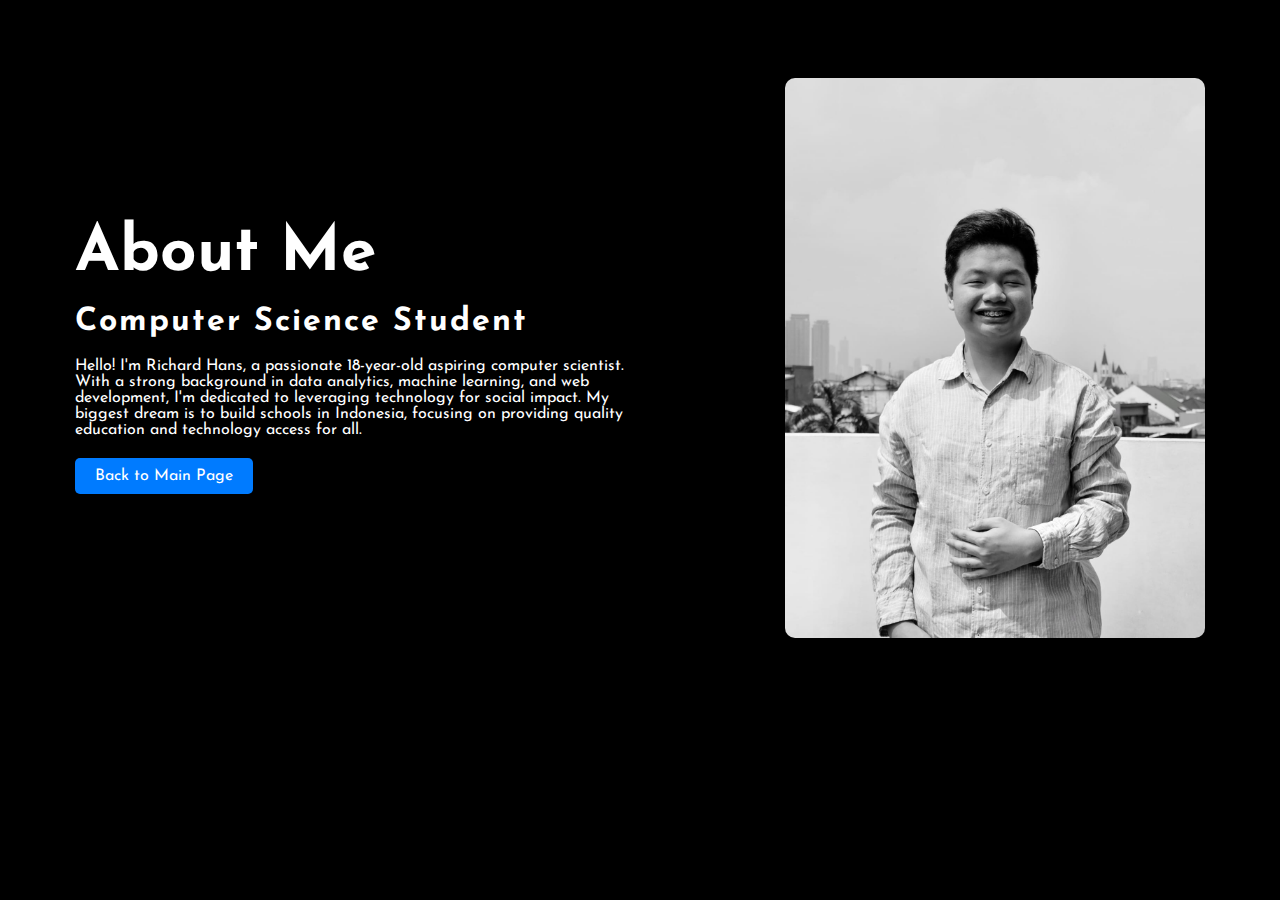
<file: about.html>
<!DOCTYPE html>
<html lang="en">
<head>
    <link rel="stylesheet" href="about.css">
    <title>About Me</title>
    <link rel="preconnect" href="https://fonts.googleapis.com">
    <link rel="preconnect" href="https://fonts.gstatic.com" crossorigin>
    <link href="https://fonts.googleapis.com/css2?family=Josefin+Sans:wght@100;400;600&display=swap" rel="stylesheet">
</head>
<body>
    <section class="about">
        <div class="main">
            <div class="about-text">
                <h1>About Me</h1>
                <h5>Computer Science Student</h5>
                <p>Hello! I'm Richard Hans, a passionate 18-year-old aspiring computer scientist.
                    With a strong background in data analytics, machine learning, and web development, 
                    I'm dedicated to leveraging technology for social impact. My biggest dream is to build schools in Indonesia, 
                    focusing on providing quality education and technology access for all.
                </p>
                <a href="index.html" class="back-button">Back to Main Page</a>
            </div>
            <img src="WhatsApp Image 2024-10-04 at 16.13.11.jpeg" alt="Richard Hans">
        </div>
    </section>
</body>
</html>
</file>
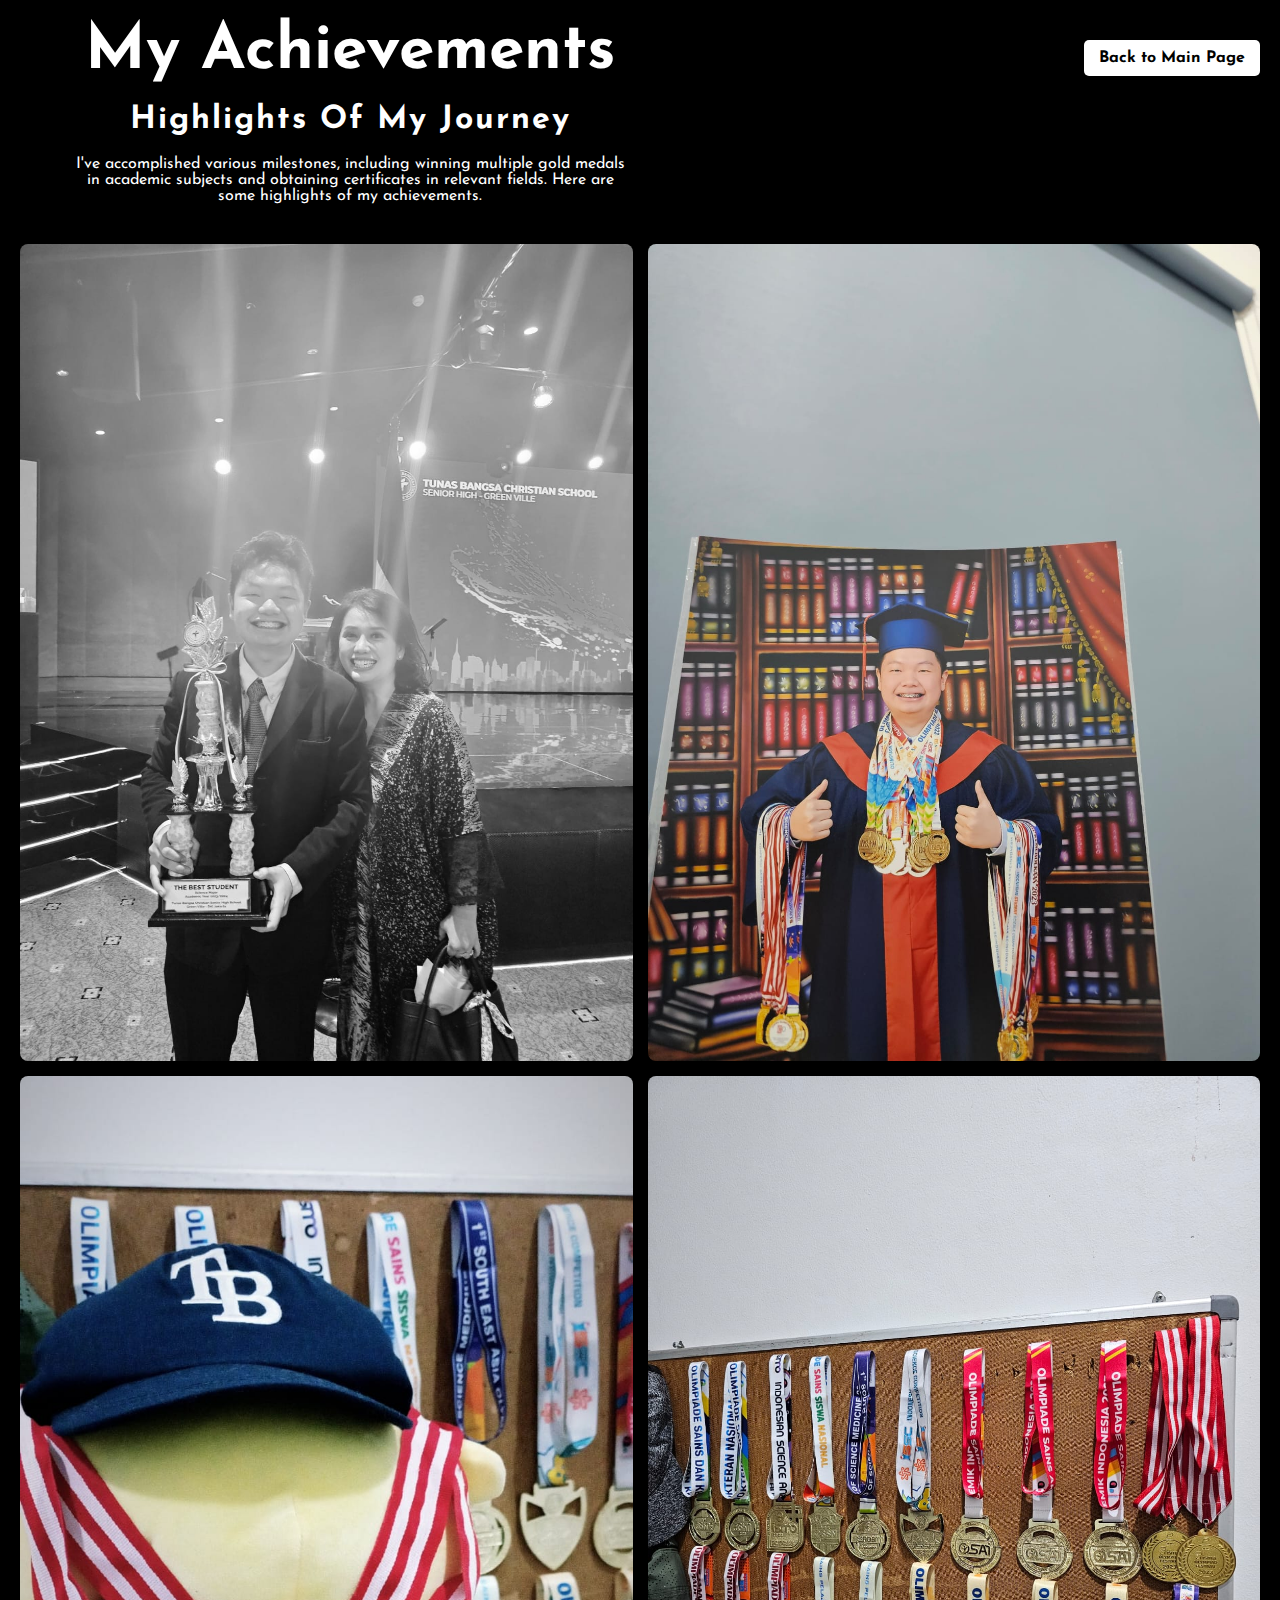
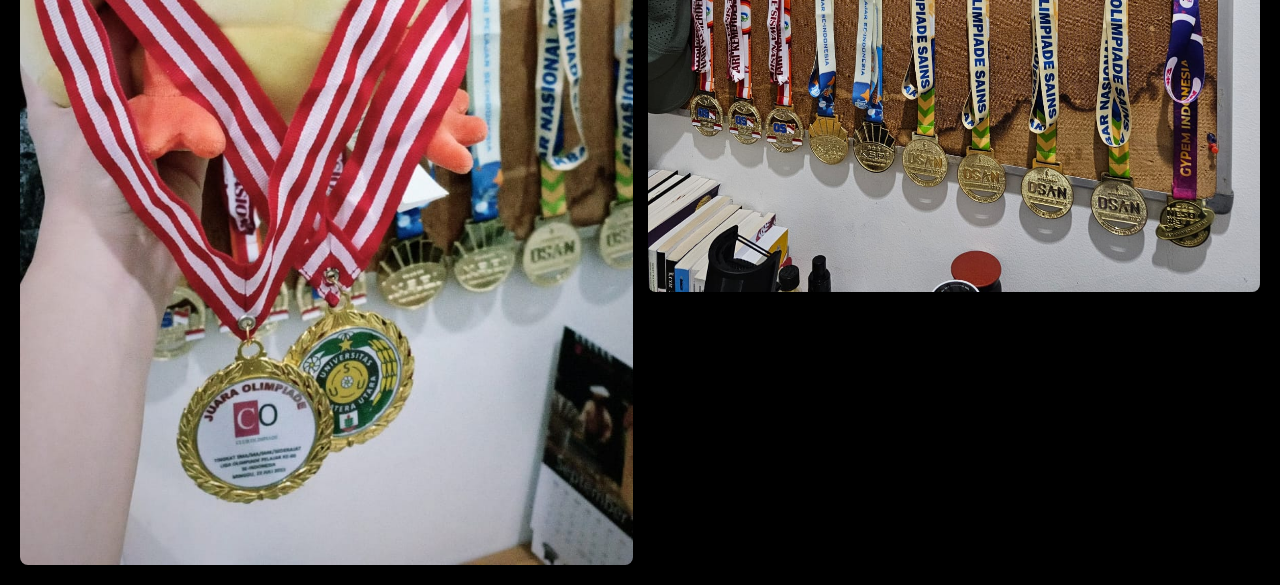
<file: achievements.html>
<!DOCTYPE html>
<html lang="en">
<head>
    <link rel="stylesheet" href="about.css">
    <title>My Achievements</title>
    <link rel="preconnect" href="https://fonts.googleapis.com">
    <link rel="preconnect" href="https://fonts.gstatic.com" crossorigin>
    <link href="https://fonts.googleapis.com/css2?family=Josefin+Sans:wght@100;400;600&display=swap" rel="stylesheet">
    <style>
        body {
            margin: 0;
            padding: 0;
            font-family: 'Josefin Sans', sans-serif;
            background-color: black; /* Set the background color to black */
            color: white; /* Set the text color to white for better readability */
        }
        .about {
            padding: 20px;
            text-align: center; /* Center text in the section */
        }
        .main {
            text-align: center; /* Center text */
            margin-bottom: 20px; /* Space below the text */
        }
        .about-text {
            margin-bottom: 20px; /* Space between text and images */
        }
        .image-gallery {
            display: grid;
            grid-template-columns: repeat(2, 1fr); /* 2 columns */
            gap: 15px;
            margin-top: 20px;
        }
        .image-gallery img {
            width: 100%;
            height: auto;
            border-radius: 8px; /* Optional: to make images rounded */
        }
        .back-button {
            position: absolute;
            top: 20px;
            right: 20px;
            background: white;
            color: black;
            padding: 10px 15px;
            border-radius: 5px;
            text-decoration: none;
            font-weight: bold;
            transition: background 0.3s;
        }
        .back-button:hover {
            background: lightgrey; /* Optional hover effect */
        }
    </style>
</head>
<body>
    <section class="about">
        <a href="index.html" class="back-button">Back to Main Page</a> <!-- Moved to top right corner -->
        <div class="main">
            <div class="about-text">
                <h1>My Achievements</h1>
                <h5>Highlights of My Journey</h5>
                <p>I've accomplished various milestones, including winning multiple gold medals in academic subjects and obtaining certificates in relevant fields. Here are some highlights of my achievements.
                </p>
            </div>
        </div>
        <div class="image-gallery">
            <img src="WhatsApp Image 2024-10-04 at 16.59.39.jpeg" alt="Achievement 1">
            <img src="WhatsApp Image 2024-10-04 at 17.03.03.jpeg" alt="Achievement 2">
            <img src="WhatsApp Image 2024-10-04 at 17.05.07.jpeg" alt="Achievement 3">
            <img src="WhatsApp Image 2024-10-04 at 16.59.40.jpeg" alt="Achievement 4">
        </div>
    </section>
</body>
</html>
</file>
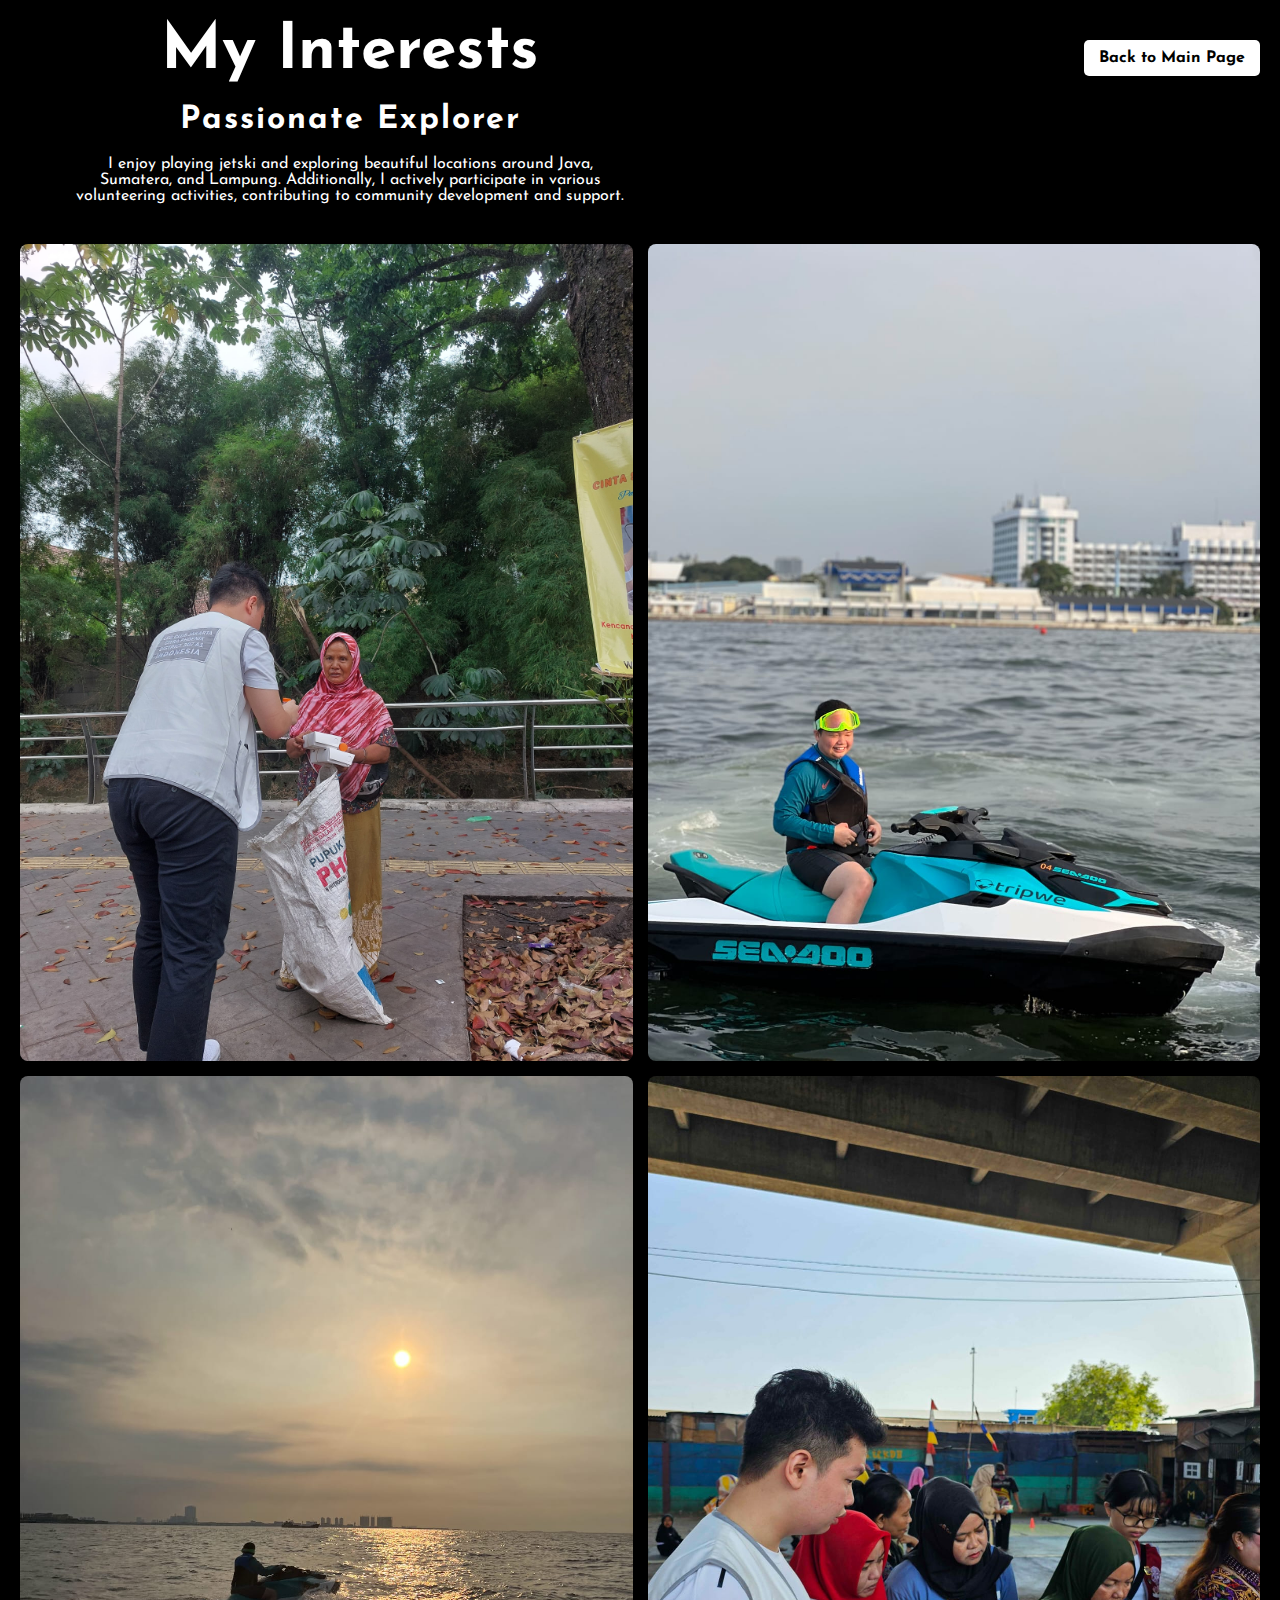
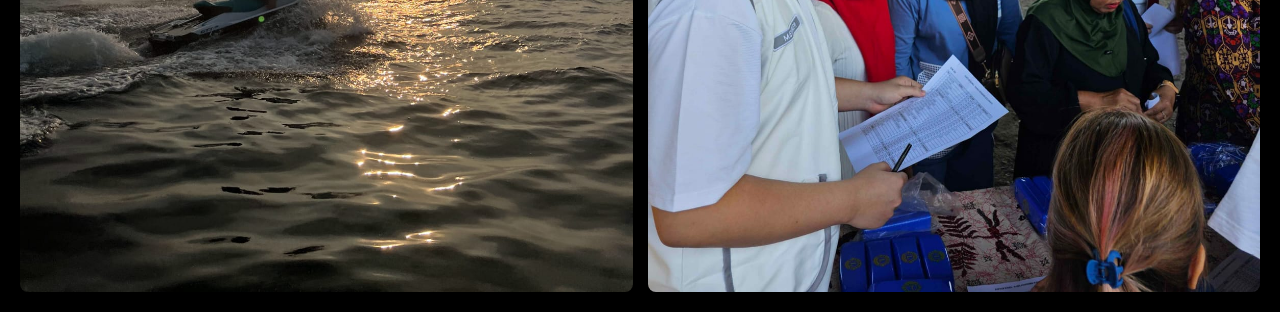
<file: interest.html>
<!DOCTYPE html>
<html lang="en">
<head>
    <link rel="stylesheet" href="about.css">
    <title>My Interests</title>
    <link rel="preconnect" href="https://fonts.googleapis.com">
    <link rel="preconnect" href="https://fonts.gstatic.com" crossorigin>
    <link href="https://fonts.googleapis.com/css2?family=Josefin+Sans:wght@100;400;600&display=swap" rel="stylesheet">
    <style>
        body {
            margin: 0;
            padding: 0;
            font-family: 'Josefin Sans', sans-serif;
            background-color: black; /* Set the background color to black */
            color: white; /* Set the text color to white for better readability */
        }
        .about {
            padding: 20px;
            text-align: center; /* Center text in the section */
        }
        .main {
            text-align: center; /* Center text */
            margin-bottom: 20px; /* Space below the text */
        }
        .about-text {
            margin-bottom: 20px; /* Space between text and images */
        }
        .image-gallery {
            display: grid;
            grid-template-columns: repeat(2, 1fr); /* 2 columns */
            gap: 15px;
            margin-top: 20px;
        }
        .image-gallery img {
            width: 100%;
            height: auto;
            border-radius: 8px; /* Optional: to make images rounded */
        }
        .back-button {
            position: absolute;
            top: 20px;
            right: 20px;
            background: white;
            color: black;
            padding: 10px 15px;
            border-radius: 5px;
            text-decoration: none;
            font-weight: bold;
            transition: background 0.3s;
        }
        .back-button:hover {
            background: lightgrey; /* Optional hover effect */
        }
    </style>
</head>
<body>
    <section class="about">
        <a href="index.html" class="back-button">Back to Main Page</a> <!-- Moved to top right corner -->
        <div class="main">
            <div class="about-text">
                <h1>My Interests</h1>
                <h5>Passionate Explorer</h5>
                <p>I enjoy playing jetski and exploring beautiful locations around Java, Sumatera, and Lampung. 
                    Additionally, I actively participate in various volunteering activities, contributing to community development and support.
                </p>
            </div>
        </div>
        <div class="image-gallery">
            <img src="WhatsApp Image 2024-10-04 at 16.42.42.jpeg" alt="Interest 1">
            <img src="WhatsApp Image 2024-10-04 at 16.42.43.jpeg" alt="Interest 2">
            <img src="WhatsApp Image 2024-10-04 at 16.42.42 (1).jpeg" alt="Interest 3">
            <img src="WhatsApp Image 2024-10-04 at 16.42.44.jpeg" alt="Interest 4">
        </div>
    </section>
</body>
</html>
</file>
<file: about.css>
* {
    padding: 0;
    margin: 0;
    font-family: 'Josefin Sans', sans-serif;
    box-sizing: border-box;
}

body {
    background-color: black; /* Set a solid black background color */
    color: white; /* Default text color */
}

.about {
    width: 100%;
    padding: 78px 0;
}

.about img {
    height: auto;
    width: 420px; /* Responsive size for the image */
    border-radius: 10px; /* Optional: adds rounded corners to the image */
}

.about-text {
    max-width: 550px; /* Set a max width for the text container */
}

.main {
    max-width: 1130px; /* Set a max width for the main container */
    width: 95%; /* Allow the container to shrink on smaller screens */
    margin: 0 auto; /* Center the container */
    display: flex; /* Flexbox for layout */
    align-items: center; /* Center items vertically */
    justify-content: space-between; /* Space items evenly */
}

.about-text h1 {
    color: white;
    font-size: 4rem; /* Responsive font size */
    text-transform: capitalize;
    margin-bottom: 20px;
}

.about-text h5 {
    color: white;
    font-size: 2rem; /* Reduced font size for subheading */
    text-transform: capitalize;
    letter-spacing: 2px;
    margin-bottom: 20px; /* Add margin for spacing */
}

.back-button {
    display: inline-block;
    margin-top: 20px; /* Add space above the button */
    padding: 10px 20px; /* Padding for the button */
    background-color: #007BFF; /* Button color */
    color: white; /* Button text color */
    text-decoration: none; /* Remove underline */
    border-radius: 5px; /* Rounded corners for the button */
    transition: background-color 0.3s; /* Smooth transition for hover effect */
}

.back-button:hover {
    background-color: #0056b3; /* Darker shade on hover */
}

/* Additional styles for responsiveness */
@media (max-width: 768px) {
    .main {
        flex-direction: column; /* Stack items vertically on smaller screens */
        align-items: center; /* Center items */
    }

    .about-text h1 {
        font-size: 3rem; /* Smaller font size for headings */
    }

    .about-text h5 {
        font-size: 1.5rem; /* Smaller font size for subheadings */
    }

    .about img {
        width: 100%; /* Make the image responsive */
        max-width: 300px; /* Set a max width for the image */
    }

    .about-text {
        width: 100%; /* Allow the text to take full width on small screens */
    }
}
</file>
